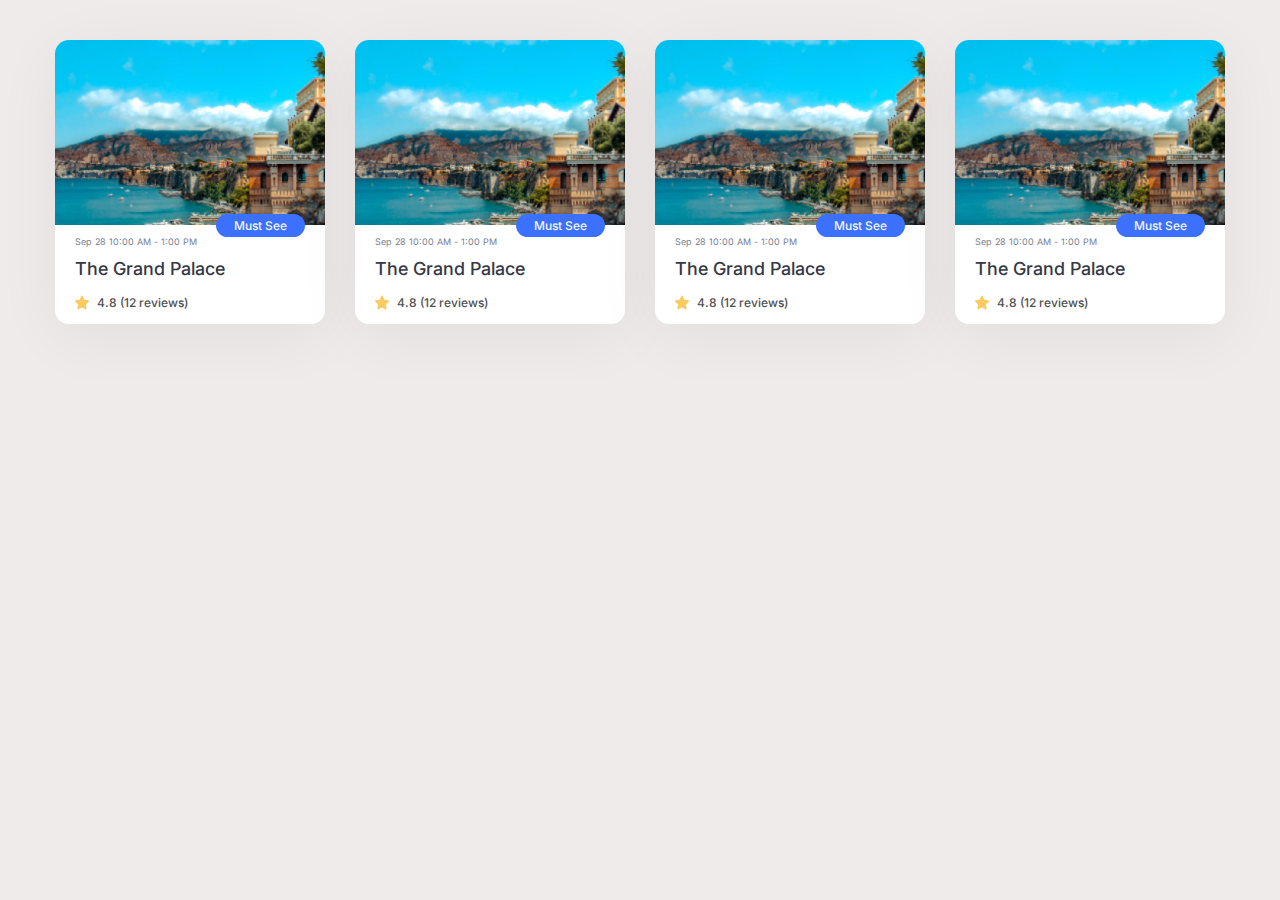
<file: index.html>
<!DOCTYPE html><head><meta charset="UTF-8"><meta http-equiv="X-UA-Compatible" content="IE=edge"><meta name="viewport" content="width=device-width, initial-scale=1.0"><title>HTML CSS</title><link rel="preconnect" href="https://fonts.googleapis.com"><link rel="preconnect" href="https://fonts.gstatic.com" crossorigin=""><link href="https://fonts.googleapis.com/css2?family=Inter:wght@500&amp;display=swap" rel="stylesheet"><link rel="stylesheet" href="./style/popular.css"></head><body> <div class="popular-container"> <div class="popular-list"> <div class="popular-item"> <div class="popular-image"> <div class="popular-layout"></div><img class="popular-img" src="./images/img1.png"/><span class="popular-label">Must See</span></div><div class="popular-content"> <span class="popular-time">Sep 28 10:00 AM - 1:00 PM</span><h3 class="popular-title">The Grand Palace</h3><div class="popular-review"> <img src="./images/star.png" alt="Ngôi sao"/><span>4.8 (12 reviews)</span></div></div></div><div class="popular-item"> <div class="popular-image"> <div class="popular-layout"></div><img class="popular-img" src="./images/img1.png"/><span class="popular-label">Must See</span></div><div class="popular-content"> <span class="popular-time">Sep 28 10:00 AM - 1:00 PM</span><h3 class="popular-title">The Grand Palace</h3><div class="popular-review"> <img src="./images/star.png" alt="Ngôi sao"/><span>4.8 (12 reviews)</span></div></div></div><div class="popular-item"> <div class="popular-image"> <div class="popular-layout"></div><img class="popular-img" src="./images/img1.png"/><span class="popular-label">Must See</span></div><div class="popular-content"> <span class="popular-time">Sep 28 10:00 AM - 1:00 PM</span><h3 class="popular-title">The Grand Palace</h3><div class="popular-review"> <img src="./images/star.png" alt="Ngôi sao"/><span>4.8 (12 reviews)</span></div></div></div><div class="popular-item"> <div class="popular-image"> <div class="popular-layout"></div><img class="popular-img" src="./images/img1.png"/><span class="popular-label">Must See</span></div><div class="popular-content"> <span class="popular-time">Sep 28 10:00 AM - 1:00 PM</span><h3 class="popular-title">The Grand Palace</h3><div class="popular-review"> <img src="./images/star.png" alt="Ngôi sao"/><span>4.8 (12 reviews)</span></div></div></div></div></div></body>
</file>
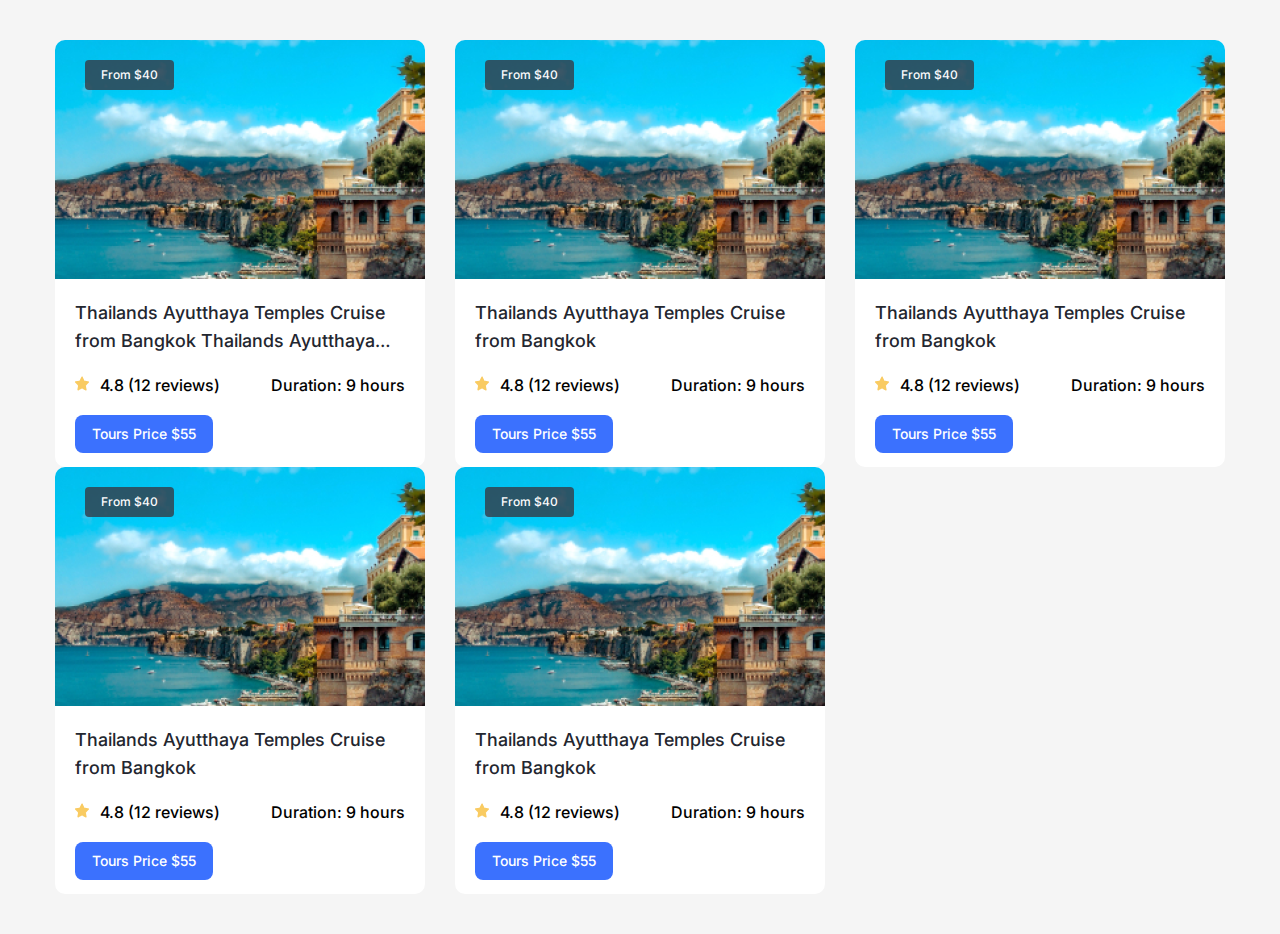
<file: index-backup.html>
<!DOCTYPE html>
<html lang="en">
  <head>
    <meta charset="UTF-8" />
    <meta http-equiv="X-UA-Compatible" content="IE=edge" />
    <meta name="viewport" content="width=device-width, initial-scale=1.0" />
    <title>HTML CSS</title>
    <link rel="preconnect" href="https://fonts.googleapis.com" />
    <link rel="preconnect" href="https://fonts.gstatic.com" crossorigin />
    <link
      href="https://fonts.googleapis.com/css2?family=Inter:wght@500&display=swap"
      rel="stylesheet"
    />
    <link rel="stylesheet" href="./main.css" />
  </head>
  <body>
    <div class="tour-list-container">
      <div class="tour-list">
        <div class="tour">
          <div class="tour-top">
            <img
              src="./images/img1.png"
              alt="do your magic"
              class="tour-image"
            />
            <span class="tour-price">From $40</span>
          </div>
          <div class="tour-content">
            <h3 class="tour-title">
              Thailands Ayutthaya Temples Cruise from Bangkok Thailands
              Ayutthaya Temples Cruise from Bangkok Thailands Ayutthaya Temples
              Cruise from Bangkok3
            </h3>
            <div class="tour-rating">
              <div class="tour-review">
                <div class="tour-star">
                  <img src="./images/star.png" alt="this is star" />
                </div>
                <div class="tour-review-count">
                  <span>4.8 (12 reviews)</span>
                </div>
              </div>
              <span class="tour-duration">Duration: 9 hours</span>
            </div>
            <a
              class="tour-button"
              href="https://evondev.com"
              target="_blank"
              rel="noopener noreferrer"
              >Tours Price $55</a
            >
          </div>
        </div>
        <div class="tour">
          <div class="tour-top">
            <img
              src="./images/img1.png"
              alt="do your magic"
              class="tour-image"
            />
            <span class="tour-price">From $40</span>
          </div>
          <div class="tour-content">
            <h3 class="tour-title">
              Thailands Ayutthaya Temples Cruise from Bangkok
            </h3>
            <div class="tour-rating">
              <div class="tour-review">
                <div class="tour-star">
                  <img src="./images/star.png" alt="this is star" />
                </div>
                <div class="tour-review-count">
                  <span>4.8 (12 reviews)</span>
                </div>
              </div>
              <span class="tour-duration">Duration: 9 hours</span>
            </div>
            <a
              class="tour-button"
              href="https://evondev.com"
              target="_blank"
              rel="noopener noreferrer"
              >Tours Price $55</a
            >
          </div>
        </div>

        <div class="tour">
          <div class="tour-top">
            <img
              src="./images/img1.png"
              alt="do your magic"
              class="tour-image"
            />
            <span class="tour-price">From $40</span>
          </div>
          <div class="tour-content">
            <h3 class="tour-title">
              Thailands Ayutthaya Temples Cruise from Bangkok
            </h3>
            <div class="tour-rating">
              <div class="tour-review">
                <div class="tour-star">
                  <img src="./images/star.png" alt="this is star" />
                </div>
                <div class="tour-review-count">
                  <span>4.8 (12 reviews)</span>
                </div>
              </div>
              <span class="tour-duration">Duration: 9 hours</span>
            </div>
            <a
              class="tour-button"
              href="https://evondev.com"
              target="_blank"
              rel="noopener noreferrer"
              >Tours Price $55</a
            >
          </div>
        </div>
        <div class="tour">
          <div class="tour-top">
            <img
              src="./images/img1.png"
              alt="do your magic"
              class="tour-image"
            />
            <span class="tour-price">From $40</span>
          </div>
          <div class="tour-content">
            <h3 class="tour-title">
              Thailands Ayutthaya Temples Cruise from Bangkok
            </h3>
            <div class="tour-rating">
              <div class="tour-review">
                <div class="tour-star">
                  <img src="./images/star.png" alt="this is star" />
                </div>
                <div class="tour-review-count">
                  <span>4.8 (12 reviews)</span>
                </div>
              </div>
              <span class="tour-duration">Duration: 9 hours</span>
            </div>
            <a
              class="tour-button"
              href="https://evondev.com"
              target="_blank"
              rel="noopener noreferrer"
              >Tours Price $55</a
            >
          </div>
        </div>
        <div class="tour">
          <div class="tour-top">
            <img
              src="./images/img1.png"
              alt="do your magic"
              class="tour-image"
            />
            <span class="tour-price">From $40</span>
          </div>
          <div class="tour-content">
            <h3 class="tour-title">
              Thailands Ayutthaya Temples Cruise from Bangkok
            </h3>
            <div class="tour-rating">
              <div class="tour-review">
                <div class="tour-star">
                  <img src="./images/star.png" alt="this is star" />
                </div>
                <div class="tour-review-count">
                  <span>4.8 (12 reviews)</span>
                </div>
              </div>
              <span class="tour-duration">Duration: 9 hours</span>
            </div>
            <a
              class="tour-button"
              href="https://evondev.com"
              target="_blank"
              rel="noopener noreferrer"
              >Tours Price $55</a
            >
          </div>
        </div>
      </div>
    </div>
  </body>
</html>
</file>
<file: style/popular.css>
* {
  margin: 0;
  padding: 0;
  box-sizing: border-box;
}
body {
  font-family: "Inter", sans-serif;
  font-weight: 500;
  background-color: #efebeb;
  padding: 40px 24px;
}
img {
  display: block;
  max-width: 100%;
  object-fit: cover;
}
.popular-container {
  width: 100%;
  max-width: 1170px;
  margin: 0 auto;
}
.popular-list {
  display: flex;
  flex-wrap: wrap;
  margin-left: -30px;
}
.popular-item {
  width: calc(25% - 30px);
  margin-left: 30px;
  background-color: #ffffff;
  box-shadow: 0px 12px 64px rgba(0, 0, 0, 0.06);
  border-radius: 14px;
}
.popular-image {
  height: 185px;
  position: relative;
}
.popular-img {
  width: 100%;
  height: 100%;
  object-fit: cover;
  border-radius: 14px 14px 0px 0px;
}
.popular-label {
  position: absolute;
  right: 20px;
  bottom: 0px;
  font-weight: 500;
  font-size: 12px;
  line-height: 15px;
  color: #f4f5f6;
  background-color: #3b71fe;
  border-radius: 30px;
  padding: 4px 18px;
  margin-bottom: -11.5px;
}
.popular-content {
  padding: 11px 20px;
}

.popular-time {
  font-weight: 400;
  font-size: 9px;
  line-height: 11px;
  display: block;
  color: #777e91;
  margin-bottom: 8px;
}
.popular-title {
  font-weight: 500;
  font-size: 18px;
  line-height: 28px;
  color: #353945;
  margin-bottom: 9px;
}
.popular-review {
  display: flex;
  align-items: center;
  column-gap: 8px;
  font-weight: 500;
  font-size: 12px;
  line-height: 175%;
  color: #4f4f4f;
}
.popular-layout {
  background-color: linear-gradient(
    24.19deg,
    rgba(4, 4, 4, 0.52) 0.23%,
    rgba(4, 4, 4, 0) 55.52%
  );
  position: absolute;
  top: 0px;
  left: 0px;
  width: 100%;
  height: 100%;
  border-radius: 14px 14px 0px 0px;
}
</file>
<file: main.css>
* {
  margin: 0;
  padding: 0;
  box-sizing: border-box;
}
body {
  font-family: "Inter", sans-serif;
  font-weight: 500;
  background-color: #f5f5f5;
  padding: 40px 24px;
}

.tour {
  width: calc(33.33% - 30px);
  margin-left: 30px;

  /* height: 420px; */
  background-color: white;
  border-radius: 10px;
}
.tour-content {
  padding: 20px 20px 14px 20px;
}
.tour-title {
  color: #23262f;
  margin-bottom: 20px;
  font-weight: 500;
  padding-bottom: 0px;
  font-size: 18px;
  line-height: 1.556;

  display: -webkit-box;
  -webkit-line-clamp: 2;
  -webkit-box-orient: vertical;
  overflow: hidden;
  text-overflow: ellipsis;
  word-break: break-word;
}
.tour-rating {
  margin-bottom: 20px;
  display: flex;
  justify-content: space-between;
  align-items: center;
}
.tour-review {
  display: flex;
  align-items: center;
  column-gap: 11px;
}
.tour-review-count .tour-duration {
  color: #353945;
}
.tour-button {
  color: white;
  font-weight: 500;
  font-size: 14px;
  padding: 8px 17px;
  background-color: #3b71fe;
  text-decoration: none;
  border-radius: 8px 8px 8px 8px;
  line-height: 1.555;
  display: inline-block;
}
.tour-image {
  border-radius: 10px 10px 0 0;
  width: 100%;
  height: 239px;
  object-fit: cover;
  display: block;
}
.tour-list {
  margin-left: -30px;
  display: flex;
  flex-wrap: wrap;
  flex-direction: row;
  align-items: stretch;
}
.tour-list-container {
  margin: 0 auto;
  width: 100%;
  max-width: 1170px;
}
.tour-top {
  position: relative;
}
.tour-price {
  position: absolute;
  top: 20px;
  left: 30px;
  display: inline-block;
  padding: 5px 16px;
  font-weight: 500;
  font-size: 12px;
  line-height: 20px;
  color: #FCFCFD;
  background: rgb(53, 57, 69, 0.8);
  border-radius: 4px;
}

@media screen and (max-width: 767.98px){
    .tour {
      width: 100%;
    }
    .tour-list {
      row-gap: 20px;
    }
    .tour-title {
      font-size: 16px;
      margin-bottom: 12px;
    }
    .tour-button,
    .tour-rating {
      font-size: 12px;
    }
    .tour-content{
      padding: 17px 17px 9px;
    }
    .tour-image{
      height: 211px;
    }
}
</file>
